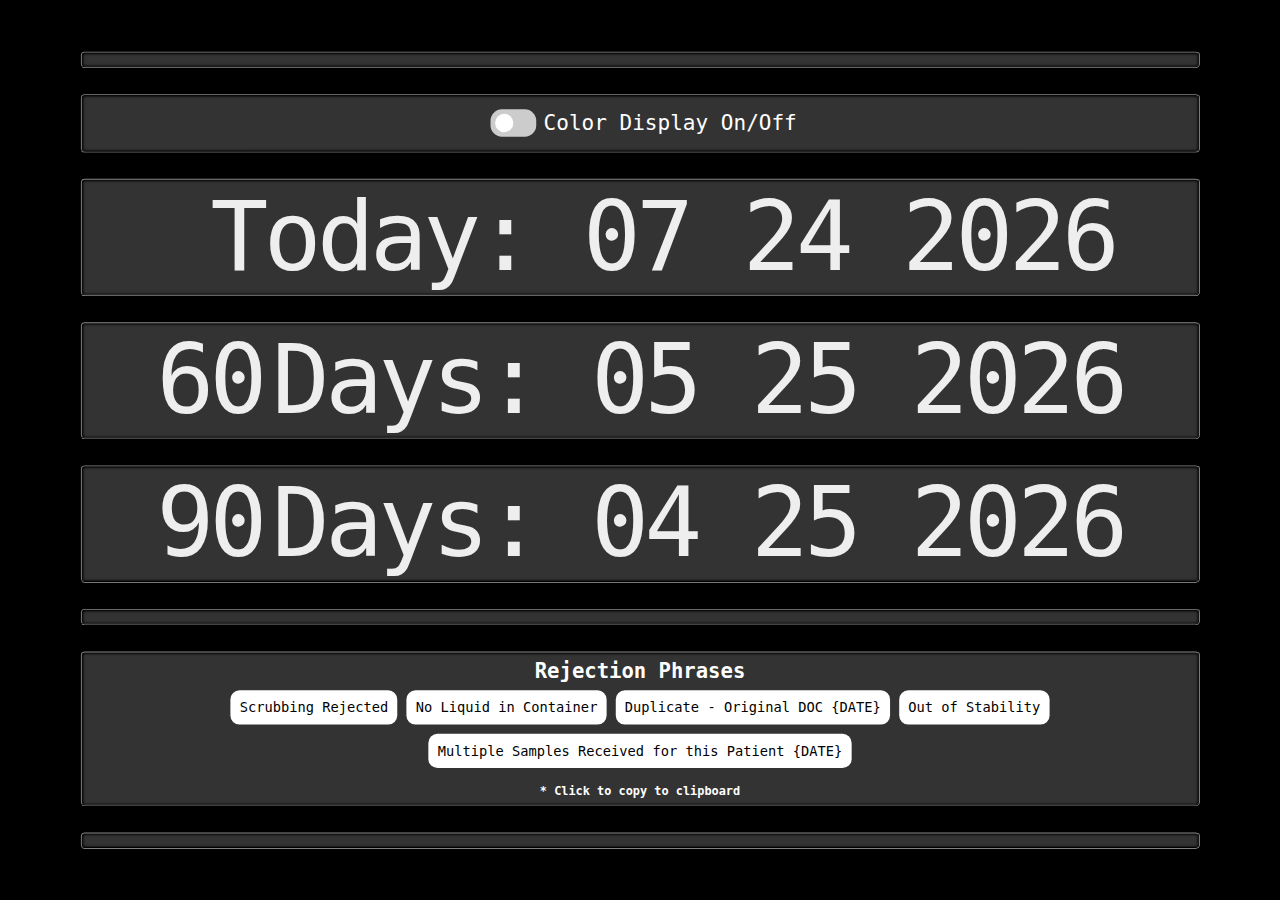
<file: index.html>
<!DOCTYPE html>
<html lang="en">
<head>
	<meta charset="UTF-8">
	<meta name="viewport" content="width=device-width, initial-scale=1.0">
	<title>NGS Stability Date Board</title>
	<style>
		body {
			background: #000;
			margin: 0;
			padding: 0;
			overflow: hidden;
		}
		#wrapper {
			display: flex;
			align-content: center;
			justify-content: center;
			flex-wrap: wrap;
			flex-direction: column;
			height: 100vh;
			width: 100vw;
		}
		#container {
			transform-origin: center;
			transform: scale(var(--vh-scale));
		}

		.date-row {
			display: flex;
			justify-content: center;
			border: 4px groove #333;
			background: #333;
			padding: 15px;
			margin: 55px;
			border-radius: 10px;
			box-shadow: inset 1px 1px 5px 2px #000;
			min-width: 2412px;
		}

		.display-container {
			margin-bottom: 10px;
			margin-right: 24px;
			position: relative;
			width: 110px;
			height: auto;
			aspect-ratio: 1/2;
		}


		/** Colors */
		:root {
		  --red-border: #ce1f41/*#e90041 fade 3d3334*/;
		  --green-border: #53a723/*#53ba0f fade 373b34*/;
		  --orange-border: #c19f22/*#ddb300 fade 3d3b34*/;
		}

		.blank {
			opacity: .3;
		}
		input[type="checkbox"] {
			cursor: pointer;
			margin: 1rem;
			position: relative;
			width: 100px;
			height: 60px;
			border-radius: 25px;
			outline: none;
			background-color: #ccc;
			-webkit-appearance: none;
			transition: background .3s;
		}
		input[type="checkbox"]::after {
			content: '';
			position: absolute;
			top: 50%;
			left: 30%;
			transform: translate(-50%, -50%);
			border-radius: 50%;
			height: 40px;
			width: 40px;
			background-color: white;
			transition: left .3s;
		}
		input[type="checkbox"]:checked {
			background-color: rgb(141, 221, 141);
		}

		input[type="checkbox"]:checked::after {
			left: 70%;
		}
		label {
			color: #fff;
			font-size: 46px;
			font-family: monospace;
		}
		.fieldContainer {
			display: flex;
			flex-wrap: unset;
			align-items: center;
			flex:1;
			justify-content: center;
		}
		#colorToggleContainer {

		}
		.minimal {
			font-size: 210px;
			font-family: monospace;
			color: #eee;
			line-height:1.05em;
			letter-spacing: -10px;
		}
		.color .green .minimal {
			color: var(--green-border);
		}
		.color .red .minimal {
			color: var(--red-border);
		}
		.color .orange .minimal {
			color: var(--orange-border);
		}

		.display-container {display: none;}
		.segmentDisplayMode .minimal {display: none;}
		.segmentDisplayMode .display-container {display: inherit;}
		.kerning {padding: 0 10px;}
		#today .label {padding: 0 0 0 100px;}

		@media (max-width: 900px) {
			.hide-sm,
			.label {
				display: none !important;
			}
			.month-2, .day-2 {
				padding-right: 100px;
			}
			.date-row {
				min-width: inherit;
			}
			.date-row .date {
				min-width: 1170px;
				display: inline-block;
			}
		}

		#rejectionPhrases {
			font-family: monospace;
		}

		#rejectionPhrases span.copyToClipboard {
			background: #ffffff;
			display: block;
			padding: 20px;
			margin: 0 10px;
			font-size: 30px;
			border-radius: 20px;
			cursor: pointer;
			margin-bottom: 20px;
		}
		#rejectionPhrases .date-row {
			flex-wrap: wrap;
		}
		#rejectionPhrases h1 {
			font-size: 45px;
			margin: 0 0 15px;
			color:#FFFFFF;
		}
		#rejectionPhrases h3 {
			font-size: 26px;
			margin: 15px 0 0;
			color:#FFFFFF;
		}
	</style>
</head>
<body class="">
	<div id="wrapper">
		<div id="container">
			<div id="tabsContainer" style="display:none;">
				<div class="date-row">
					<div class="clockTab">CLOCk</div>
					<div class="pdFileRenamerTab">RES Renamer</div>
				</div>
			</div>
			<div class="date-row"></div>
			<div id="clockContainer">
				<div class="date-row" id="colorToggleContainer">
					<div class="fieldContainer"><input type="checkbox" value="1" id="colorToggle" name="colorToggle" />
					<label for="colorToggle">Color Display On/Off</label></div>
				</div>
				<div class="date-row green" id="today">
					<div class="minimal">
						<span class="label">Today: </span>
						<span class="date"></span>
					</div>
				</div>
				<div class="date-row orange" id="sixty">
					<div class="minimal">
						<span class="label">60<span class="kerning"></span>Days: </span>
						<span class="date"></span>
					</div>
				</div>
				<div class="date-row red" id="ninety">
					<div class="minimal">
						<span class="label">90<span class="kerning"></span>Days: </span>
						<span class="date"></span>
					</div>
				</div>
			</div>
			<div class="date-row"></div>
			<div id="rejectionPhrases">
				<div class="date-row">
					<h1>Rejection Phrases</h1>
					<div style="flex-basis: 100%;height: 0;"></div>
					<span class="copyToClipboard" data-text="Scrubbing Rejected">Scrubbing Rejected</span>
					<span class="copyToClipboard" data-text="No Liquid in Container">No Liquid in Container</span>
					<span class="copyToClipboard" data-text="Duplicate - Original DOC ">Duplicate - Original DOC {DATE}</span>
					<span class="copyToClipboard" data-text="Out of Stability">Out of Stability</span>
					<span class="copyToClipboard" data-text="Multiple Samples Received for this Patient ">Multiple Samples Received for this Patient {DATE}</span>
					<div style="flex-basis: 100%;height: 0;"></div>
					<h3>* Click to copy to clipboard</h3>
				</div>
			</div>
			<div class="date-row"></div>
		</div>
	</div>

	<script>
		if ('serviceWorker' in navigator) {
			navigator.serviceWorker.register('/NGSStability/sw.js')
			.then(registration => {
				console.log('Service Worker registered:', registration);
			})
			.catch(error => {
				console.error('Service Worker registration failed:', error);
			});
		}

		function updateScale() {
			let vh = window.innerHeight;
			let targetHeight = vh / 7; // Target height for each div
			let scaleHFactor = targetHeight / 228; // Scale factor based on current height

			let vw = window.innerWidth;
			let scaleWFactor = vw / (vw > 900 ? 2800 : 1500); // Scale factor based on current width

			let scaleFactor = Math.min(scaleHFactor,scaleWFactor);

			// Update CSS variable for transform scaling
			document.documentElement.style.setProperty('--vh-scale', `${scaleFactor}`);
		}

		updateScale();
		window.addEventListener('resize', updateScale);

		// Helper function to format date as MM DD YYYY
		function formatDate(date) {
			const options = { year: 'numeric', month: '2-digit', day: '2-digit' };
			const [month, day, year] = new Intl.DateTimeFormat('en-US', options)
				.format(date)
				.split('/');
			return `${month} ${day} ${year}`;
		}

		// Set date values
		const today = new Date();
		const sixtyDaysAgo = new Date(today);
		sixtyDaysAgo.setDate(today.getDate() - 60);

		const ninetyDaysAgo = new Date(today);
		ninetyDaysAgo.setDate(today.getDate() - 90);

		// Update display rows
		function renderDateParts(rowId, dateStr) {
			const row = document.getElementById(rowId);

			row.querySelector('.date').textContent = dateStr;
		}

		renderDateParts('today', formatDate(today));
		renderDateParts('sixty', formatDate(sixtyDaysAgo));
		renderDateParts('ninety', formatDate(ninetyDaysAgo));

		let reset = setInterval(function() {

			const suffixes = [...Array.from({ length: 10 }, (_, i) => i.toString())];
			const classRegex = new RegExp(`^display-no-(${suffixes.join('|')})$`);

			document.querySelectorAll('[class*="display-no-"]').forEach(element => {
				element.classList.forEach(cls => {
					if (classRegex.test(cls)) {
						element.classList.remove(cls);
					}
				});
			});

			renderDateParts('today', formatDate(today));
			renderDateParts('sixty', formatDate(sixtyDaysAgo));
			renderDateParts('ninety', formatDate(ninetyDaysAgo));
		}, 1000 * 60 * 60 * 4);

		document.querySelector('#colorToggle').addEventListener("click", (e) => {
			if (e.target.checked) {
				document.body.classList.add('color');
				localStorage.setItem('colorMode', 'true');
			} else {
				document.body.classList.remove('color');
				localStorage.setItem('colorMode', 'false');
			}
		});
		window.addEventListener('DOMContentLoaded', () => {
			const savedColorMode = localStorage.getItem('colorMode') === 'true';
			const checkbox = document.querySelector('#colorToggle');
			
			// Apply saved state
			checkbox.checked = savedColorMode;
			if (savedColorMode) {
				document.body.classList.add('color');
			}
		});
		window.addEventListener('DOMContentLoaded', () => {
			const savedColorMode = localStorage.getItem('viewmode') === 'true';
			if (savedColorMode) {
				document.body.classList.add('segmentDisplayMode');
			}
		});

document.querySelectorAll('.copyToClipboard').forEach(function(element) {
	element.addEventListener('click', function() {
		// Grab the text from the data-text attribute
		const textToCopy = element.getAttribute('data-text');
		
		// Copy the text to the clipboard
		navigator.clipboard.writeText(textToCopy).then(function() {
			// Create the "Copied" flash text
			const flashText = document.createElement('span');
			flashText.innerText = 'Copied';
			flashText.style.position = 'absolute';
			flashText.style.top = '1px';
			flashText.style.left = '50%';
			flashText.style.transform = 'translateX(-50%)';
			flashText.style.backgroundColor = 'rgba(0, 0, 0, 0.7)';
			flashText.style.color = 'white';
			flashText.style.padding = '5px 10px';
			flashText.style.borderRadius = '5px';
			flashText.style.fontSize = '54px';
			flashText.style.zIndex = '9999';
			
			// Append the flash text to the clicked element
			element.style.position = 'relative'; // Ensuring the flash text is relative to the element
			element.appendChild(flashText);
			
			// Remove the "Copied" text after 3 seconds
			setTimeout(function() {
				flashText.style.transition = 'opacity 0.5s';
				flashText.style.opacity = '0';
				setTimeout(function() {
					flashText.remove();
				}, 500); // Delay to allow fade out
			}, 800);
		}).catch(function() {
			console.error('Failed to copy text to clipboard');
		});
	});
});

	</script>
</body>
</html>
</file>
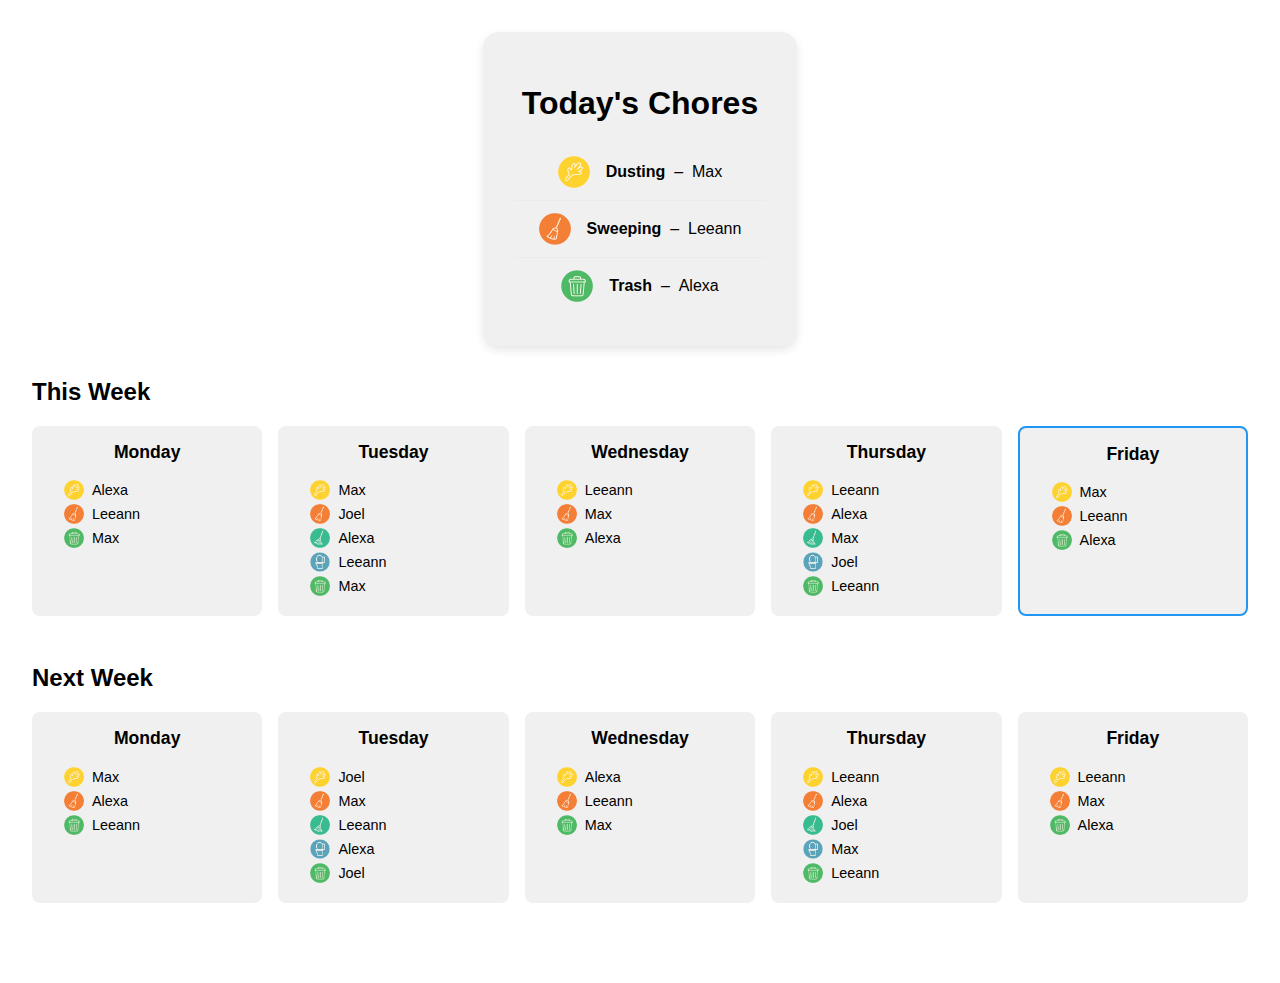
<file: chores.html>
<!DOCTYPE html>
<html lang="en">
<head>
	<meta charset="UTF-8">
	<meta name="viewport" content="width=device-width, initial-scale=1.0">
	<title>Chore Viewer</title>
	<style>
		:root {
			--bg: #fff;
			--text: #000;
			--card-bg: #f0f0f0;
			--highlight: #2196f3;
		}

		@media (prefers-color-scheme: dark) {
			:root {
				--bg: #121212;
				--text: #e0e0e0;
				--card-bg: #1f1f1f;
				--highlight: #64b5f6;
			}
		}

		body {
			margin: 0;
			font-family: sans-serif;
			background: var(--bg);
			color: var(--text);
			padding: 2rem;
		}

		section {
			margin-bottom: 3rem;
		}

		.day-card {
			background: var(--card-bg);
			padding: 2rem;
			border-radius: 1rem;
			box-shadow: 0 4px 10px rgba(0,0,0,0.1);
			max-width: 250px;
			margin: 0 auto 2rem auto;
			text-align: center;
		}

		ul.checklist {
			list-style: none;
			padding: 0;
			margin: 0;
			text-align: center;
		}

		ul.checklist li {
			display: flex;
			align-items: center;
			padding: 0.75rem 0;
			border-bottom: 1px solid #ccc2;
			justify-content: center;
		}

		ul.checklist li:last-child {
			border-bottom: none;
		}

		.chore-icon {
			width: 32px;
			height: 32px;
			margin-right: 1rem;
			border-radius: 0.5rem;
			flex-shrink: 0;
		}

		.week-view {
			display: grid;
			grid-template-columns: repeat(auto-fit, minmax(calc(20% - 1rem), 1fr));
			gap: 1rem;
			text-align: center;
		}

		.week-day {
			padding: 1rem;
			border-radius: 0.5rem;
			background: var(--card-bg);
		}

		.week-day.today {
			border: 2px solid var(--highlight);
		}

		.week-day h3 {
			margin-top: 0;
			font-size: 1.1rem;
		}

		.week-day ul {
			padding-left: 1rem;
			margin: 0;
			font-size: 0.9rem;
		}

		.week-day li {
			display: flex;
			align-items: center;
			margin: 0.25rem 0;
		}

		.week-day .chore-icon {
			width: 20px;
			height: 20px;
			margin-right: 0.5rem;
		}
	</style>
</head>
<body>
	<section class="day-card">
		<h1>Today's Chores</h1>
		<ul class="checklist" id="today-list"></ul>
	</section>

	<section>
		<h2>This Week</h2>
		<div class="week-view" id="week-view"></div>
	</section>

	<section>
		<h2>Next Week</h2>
		<div class="week-view" id="next-week-view"></div>
	</section>

	<script>
		Date.prototype.getWeekNumber = function(){
			var d = new Date(Date.UTC(this.getFullYear(), this.getMonth(), this.getDate()));
			var dayNum = d.getUTCDay() || 7;
			d.setUTCDate(d.getUTCDate() + 4 - dayNum);
			var yearStart = new Date(Date.UTC(d.getUTCFullYear(),0,1));
			return Math.ceil((((d - yearStart) / 86400000) + 1)/7)
		};

		const chores = {
			"Dusting": "images/dusting.png",
			"Sweeping": "images/sweeping.png",
			"Trash": "images/trash.png",
			"Mopping": "images/mopping.png",
			"Toilet": "images/toilet.png"
		};

		const week1 = {
			Monday: [
				["Dusting", "Alexa"],
				["Sweeping", "Leeann"],
				["Trash", "Max"]
			],
			Tuesday: [
				["Dusting", "Max"],
				["Sweeping", "Joel"],
				["Mopping", "Alexa"],
				["Toilet", "Leeann"],
				["Trash", "Max"]
			],
			Wednesday: [
				["Dusting", "Leeann"],
				["Sweeping", "Max"],
				["Trash", "Alexa"]
			],
			Thursday: [
				["Dusting", "Leeann"],
				["Sweeping", "Alexa"],
				["Mopping", "Max"],
				["Toilet", "Joel"],
				["Trash", "Leeann"]
			],
			Friday: [
				["Dusting", "Max"],
				["Sweeping", "Leeann"],
				["Trash", "Alexa"]
			]
		};

		const week2 = {
			Monday: [["Dusting", "Max"], ["Sweeping", "Alexa"], ["Trash", "Leeann"]],
			Tuesday: [["Dusting", "Joel"], ["Sweeping", "Max"], ["Mopping", "Leeann"], ["Toilet", "Alexa"], ["Trash", "Joel"]],
			Wednesday: [["Dusting", "Alexa"], ["Sweeping", "Leeann"], ["Trash", "Max"]],
			Thursday: [["Dusting", "Leeann"], ["Sweeping", "Alexa"], ["Mopping", "Joel"], ["Toilet", "Max"], ["Trash", "Leeann"]],
			Friday: [["Dusting", "Leeann"], ["Sweeping", "Max"], ["Trash", "Alexa"]]
		};

		const weekdayOrder = ["Monday", "Tuesday", "Wednesday", "Thursday", "Friday"];
		const today = new Date();
		const weekNumber = today.getWeekNumber();
		const evenWeekIndex = (weekNumber % 2 === 0) ? 1 : 0;
		const activeWeek = evenWeekIndex === 0 ? week2 : week1;
		const nextWeek = evenWeekIndex === 0 ? week1 : week2;
		const todayName = today.toLocaleDateString('en-US', { weekday: 'long' });
		console.log({
			"weekNumber":weekNumber,
			"evenWeekIndex":evenWeekIndex,
			"activeWeek":activeWeek,
			"nextWeek":nextWeek,
			"todayName":todayName
		})

		function renderChecklist(containerId, day, data) {
			const list = document.getElementById(containerId);
			list.innerHTML = "";
			(data[day] || []).forEach(([task, person]) => {
				const li = document.createElement("li");
				li.innerHTML = `<div class="chore-icon" style="background-image: url('${chores[task] || ''}'); background-size: cover;"></div>
				<strong>${task}</strong> &nbsp; – &nbsp;${person}`;
				list.appendChild(li);
			});
		}

		function renderWeek(containerId, weekData, activeWeek = false) {
			const container = document.getElementById(containerId);
			container.innerHTML = "";
			weekdayOrder.forEach(day => {
				const div = document.createElement("div");
				div.className = "week-day" + (day === todayName && activeWeek ? " today" : "");
				div.innerHTML = `<h3>${day}</h3>`;
				const ul = document.createElement("ul");
				(weekData[day] || []).forEach(([task, person]) => {
					const li = document.createElement("li");
					li.innerHTML = `<div class="chore-icon" style="background-image: url('${chores[task] || ''}'); background-size: cover;"></div>${person}`;
					ul.appendChild(li);
				});
				div.appendChild(ul);
				container.appendChild(div);
			});
		}

		renderChecklist("today-list", todayName, activeWeek);
		renderWeek("week-view", activeWeek, true);
		renderWeek("next-week-view", nextWeek);
	</script>
</body>
</html>
</file>
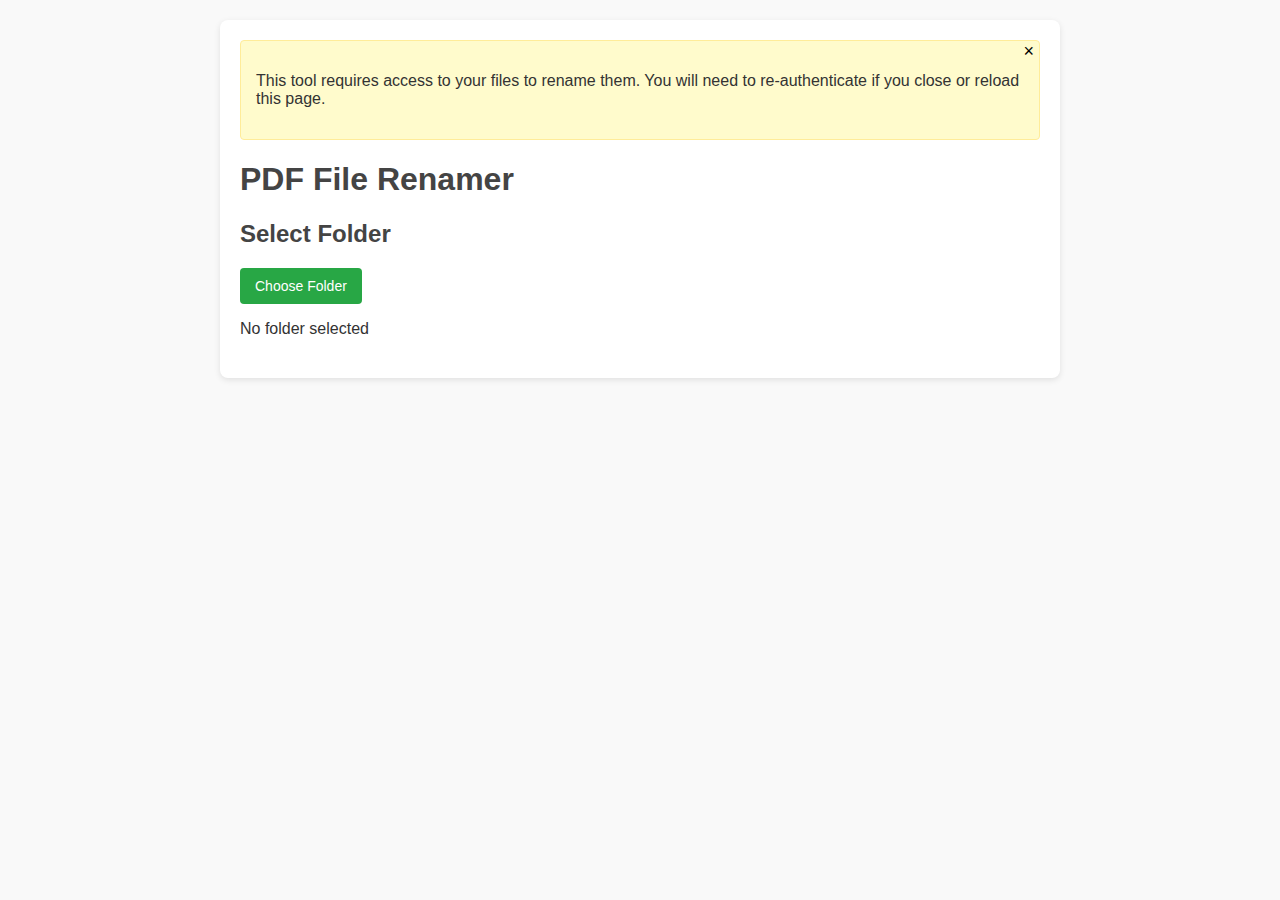
<file: fileexplorer.html>
<!DOCTYPE html>
<html lang="en">
<head>
	<meta charset="UTF-8">
	<meta name="viewport" content="width=device-width, initial-scale=1.0">
	<title>PDF File Renamer</title>
	<link rel="stylesheet" href="fileexplorer.css">
	<script defer src="fileexplorer.js"></script>
</head>
<body>
	<div id="app">
		<div id="notification">
			<p>This tool requires access to your files to rename them. You will need to re-authenticate if you close or reload this page.</p>
			<button id="close-notification">&times;</button>
		</div>

		<div id="file-renamer">
			<h1>PDF File Renamer</h1>
			<section id="folder-selection">
				<h2>Select Folder</h2>
				<button id="select-folder">Choose Folder</button>
				<p id="selected-folder">No folder selected</p>
			</section>

			<section id="file-list-section" class="hidden">
				<h2>Files Found</h2>
				<label><input type="checkbox" id="select-all" checked>Select All</label>
				<ul id="file-list"></ul>
			</section>
			
			<section id="rename-options" class="hidden">
				<h2>Rename Options</h2>
				<div id="type-selection" class="type-selection">
					<input type="radio" id="neg" name="rename-type" value="NEG" checked>
					<label for="neg">NEG</label>
					<input type="radio" id="pos" name="rename-type" value="POS">
					<label for="pos">POS</label>
					<input type="radio" id="qns" name="rename-type" value="QNS">
					<label for="qns">QNS</label>
					<div id="active-indicator"></div>
				</div>
				<label for="preset-select">Choose a Preset:</label>
				<select id="preset-select">
					<option value="">-- Select a Preset --</option>
					<option value="preset1">Preset 1</option>
					<option value="preset2">Preset 2</option>
					<option value="custom">Custom</option>
				</select>
				<div id="custom-regex" class="hidden">
					<label for="custom-regex-input">Custom Regex:</label>
					<input type="text" id="custom-regex-input" placeholder="Enter your regex">
				</div>
				<div id="preview-section">
					<h3>Preview</h3>
					<p><strong>Before:</strong> <span id="preview-before"></span></p>
					<p><strong>After:</strong> <span id="preview-after"></span></p>
				</div>
			</section>


			<section id="confirmation" class="hidden">
				<h2>Confirm Changes</h2>
				<p>Total files to rename: <span id="file-count"></span></p>
				<button id="rename-files">Rename Files</button>
				<button id="undo-rename" style="background-color: #d3d3d3; color: #6c757d; border: none; cursor: pointer;">Undo Last Rename</button>
			</section>
		</div>
	</div>
</body>
</html>
</file>
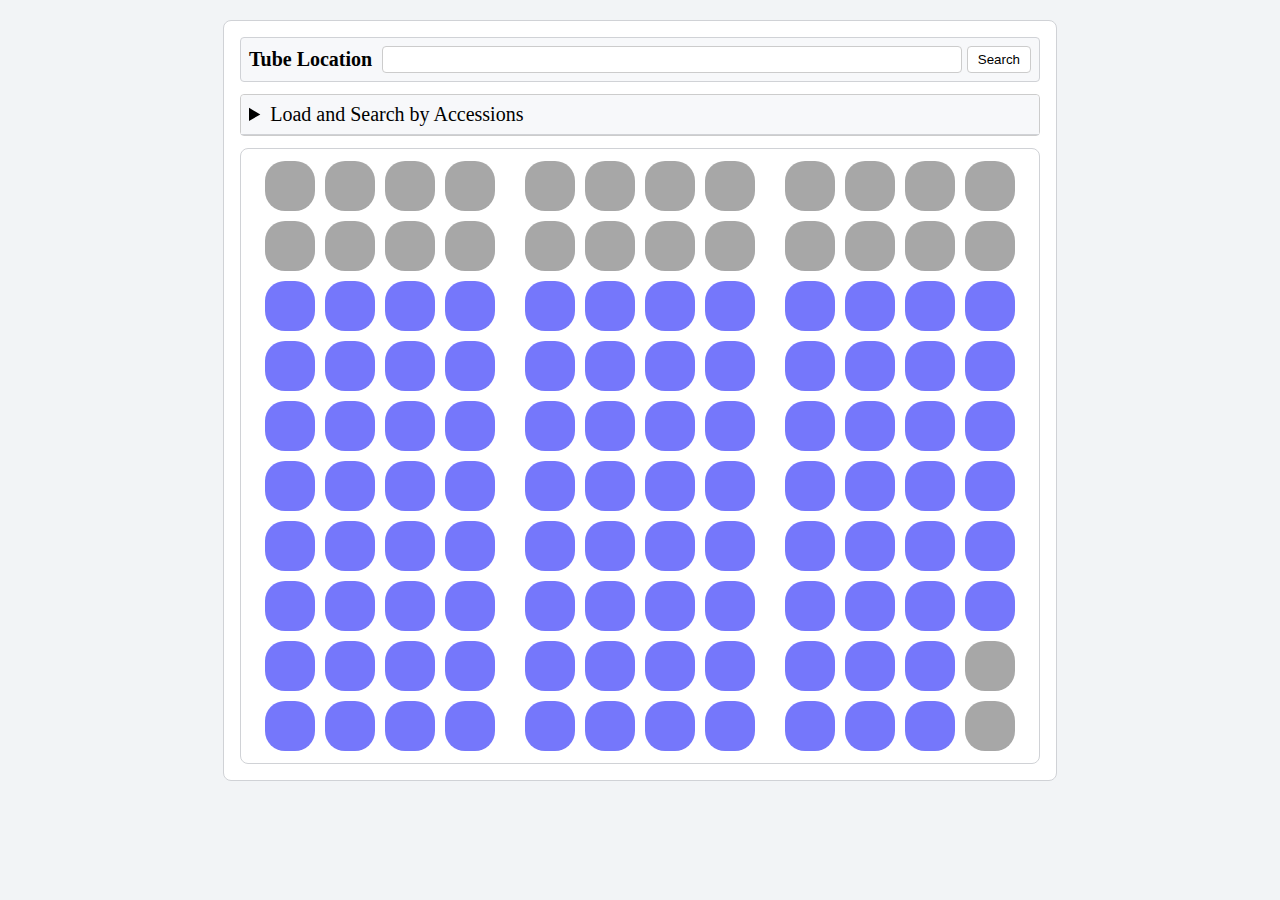
<file: tube_rack_locator.html>
<!DOCTYPE html>
<html lang="en">
<head>
	<meta charset="UTF-8">
	<meta name="viewport" content="width=device-width, initial-scale=1.0">
	<title>Tube Rack Locator</title>
	<style>
		:root {
			--dot-size: 50px;
			--dot-radius: 20px;
			--gap: 10px;
			--extra-gap: 10px;
			--color-gray: #a7a7a7;
			--color-blue: #7577fb;
			--color-located: #e9c947;
			--container-min: 600px;
			--container-max: 800px;
		}
		body {
			margin: 20px;
			display: flex;
			flex-direction: column;
			align-items: center;
		}
		.container {
			min-width: var(--container-min);
			max-width: var(--container-max);
			width: 100%;
		}
		.controls {
			display: flex;
			align-items: center;
			margin-bottom: 10px;
		}
		.controls input[type="number"] {
			flex: 1;
			padding: 5px;
			margin-right: 5px;
			border: 1px solid #ccc;
			border-radius: 4px;
		}
		.controls button {
			padding: 5px 10px;
			border: 1px solid #ccc;
			border-radius: 4px;
			background: white;
			cursor: pointer;
		}
		details {
			margin-bottom: 10px;
			border: 1px solid #ccc;
			border-radius: 4px;
		}
		details summary {
			padding: 8px;
			cursor: pointer;
			outline: none;
		}
		.accessions-inner {
			display: flex;
			gap: 10px;
			padding: 8px;
		}
		.accessions-list-col {
			flex: 1;
		}
		.accessions-list-col textarea {
			width: 100%;
			height: 100px;
			padding: 5px;
			border: 1px solid #ccc;
			border-radius: 4px;
			resize: vertical;
		}
		.accessions-action-col {
			display: flex;
			flex-direction: column;
			gap: 5px;
		}
		.accessions-action-col input,
		.accessions-action-col button {
			padding: 5px;
			border: 1px solid #ccc;
			border-radius: 4px;
		}
		.tags-container {
			display: flex;
			flex-wrap: wrap;
			gap: 5px;
			margin-top: 5px;
		}
		.tag {
			padding: 2px 6px;
			border: 1px solid #ccc;
			border-radius: 4px;
			background: #f0f0f0;
			cursor: default;
		}
		.tag button {
			background: transparent;
			border: none;
			cursor: pointer;
			margin-right: 4px;
		}
		#grid {
			display: grid;
			grid-template-columns:
				var(--dot-size) var(--dot-size) var(--dot-size) var(--dot-size) var(--extra-gap)
				var(--dot-size) var(--dot-size) var(--dot-size) var(--dot-size) var(--extra-gap)
				var(--dot-size) var(--dot-size) var(--dot-size) var(--dot-size);
			grid-auto-rows: var(--dot-size);
			gap: var(--gap);
			justify-content: center;
		}
		.dot {
			width: var(--dot-size);
			height: var(--dot-size);
			border-radius: var(--dot-radius);
			background: var(--color-blue);
			cursor: pointer;
		}
		.dot.gray,
		.dot.empty {
			background: var(--color-gray);
		}
		.dot.located {
			background: var(--color-located);
		}
		.spacer {
			width: 100%;
			height: 100%;
		}
		/* Page background */
		body {
			background: #f2f4f6;
			font-size: 20px;
		}

		/* Main wrapper */
		.container {
			background: #ffffff;
			border: 1px solid #d0d2d6;
			border-radius: 8px;
			padding: 16px;
		}

		/* Tube Location + Search row */
		.controls {
			background: #f7f8fa;
			border: 1px solid #d0d2d6;
			border-radius: 4px;
			padding: 8px;
			margin-bottom: 12px;
		}

		/* Details summary header */
		details summary {
			background: #f7f8fa;
			border-bottom: 1px solid #d0d2d6;
			border-radius: 4px 4px 0 0;
		}

		/* Accessions pane */
		.accessions-inner {
			background: #ffffff;
			border-top: none;
			border: 1px solid #d0d2d6;
			border-radius: 0 0 4px 4px;
			padding: 12px;
		}

		/* Grid container */
		#grid {
			background: #ffffff;
			border: 1px solid #d0d2d6;
			border-radius: 8px;
			padding: 12px;
			margin-top: 12px;
		}
		[for="tube-location"] {
			font-weight: bold;
		}

		#tube-location {
			margin-left: 10px;
		}
	</style>
</head>
<body>
	<div class="container">
		<div class="controls">
			<label for="tube-location">Tube Location</label>
			<input id="tube-location" type="number" min="1" max="94">
			<button id="search-btn">Search</button>
		</div>
		<details>
			<summary>Load and Search by Accessions</summary>
			<div class="accessions-inner">
				<div class="accessions-list-col">
					<label>Accessions</label><br>
					<small>one per line, numbers only</small><br>
					<textarea id="accession-textarea"></textarea>
				</div>
				<div class="accessions-action-col">
					<input id="accession-search" type="number" placeholder="Accession Search" disabled>
					<button id="add-accession" disabled>Add</button>
					<button id="clear-accessions" disabled>clear</button>
					<div class="tags-container" id="tags"></div>
				</div>
			</div>
		</details>
		<div id="grid"></div>
	</div>
	<script>
		const grid = document.getElementById("grid");
		const textarea = document.getElementById("accession-textarea");
		const searchInput = document.getElementById("accession-search");
		const addBtn = document.getElementById("add-accession");
		const clearBtn = document.getElementById("clear-accessions");
		const tagsContainer = document.getElementById("tags");
		const tubeInput = document.getElementById("tube-location");
		const searchBtn = document.getElementById("search-btn");
		let accessions = [];

		buildGrid();

		/**
		 * Build 12×10 rack grid and assign data-index in column-major order
		 */
		function buildGrid() {
			// collect active wells
			const wells = [];

			for (let row = 1; row <= 10; row++) {
				for (let col = 1; col <= 12; col++) {
					// Inject a spacer *before* column 5 (i.e., after column 4)
					if (col === 5 || col === 9) {
						const spacer = document.createElement("div");
						spacer.classList.add("spacer");
						grid.appendChild(spacer);
					}

					const dot = document.createElement("div");
					dot.classList.add("dot");

					if (row <= 2 || (col === 12 && row >= 9)) {
						dot.classList.add("gray");
					} else {
						wells.push({ col, row, el: dot });
					}

					dot.addEventListener("click", toggleDot);
					grid.appendChild(dot);
				}
			}

			// sort by column then row, then assign indices 1…94
			wells
				.sort((a, b) => (a.col - b.col) || (a.row - b.row))
				.forEach((w, i) => {
					w.el.dataset.index = i + 1;
				});
		}

		/**
		 * Parse textarea on blur into accession list
		 */
		textarea.addEventListener("blur", parseAccessions);

		/**
		 * Add single accession on click
		 */
		addBtn.addEventListener("click", () => {
			const num = searchInput.value.trim();
			if (num && !accessions.includes(num)) {
				accessions.push(num);
				tagsContainer.append(createTag(num));
				toggleDotByAccession(num);
				searchInput.value = "";
			}
		});

		/**
		 * Clear all accessions and highlights
		 */
		clearBtn.addEventListener("click", () => {
			accessions = [];
			tagsContainer.innerHTML = "";
			[...document.querySelectorAll(".dot")].forEach(dot => {
				dot.classList.remove("located", "empty");
				if (dot.dataset.index) {
					dot.dataset.accession = "";
				}
			});
			searchInput.disabled = true;
			addBtn.disabled = true;
			clearBtn.disabled = true;
		});

		/**
		 * Search tube by index
		 */
		searchBtn.addEventListener("click", () => {
			const idx = parseInt(tubeInput.value);
			if (idx >= 1 && idx <= 94) {
				const dots = [...document.querySelectorAll(".dot.located")];
				if (!document.querySelector("details").open && dots.length <= 1) {
					dots.forEach(d => d.classList.remove("located"));
				}
				const target = document.querySelector(`.dot[data-index='${idx}']`);
				target.classList.add("located");
			}
		});

		/**
		 * Toggle dot located state and tag
		 */
		function toggleDot(e) {
			const dot = e.currentTarget;
			dot.classList.toggle("located");
			if (accessions.includes(dot.dataset.accession)) {
				removeTag(dot.dataset.accession);
			} else if (dot.dataset.accession) {
				accessions.push(dot.dataset.accession);
				tagsContainer.append(createTag(dot.dataset.accession));
			}
		}

		/**
		 * Remove tag and clear dot located
		 */
		function removeTag(num) {
			accessions = accessions.filter(a => a !== num);
			const tag = tagsContainer.querySelector(`[data-accession='${num}']`);
			tag.remove();
			const dot = document.querySelector(`.dot[data-accession='${num}']`);
			dot.classList.remove("located");
		}

		/**
		 * Create a tag element
		 */
		function createTag(num) {
			const span = document.createElement("span");
			span.classList.add("tag");
			span.dataset.accession = num;
			const btn = document.createElement("button");
			btn.textContent = "X";
			btn.addEventListener("click", () => removeTag(num));
			span.append(btn, document.createTextNode(` ${num}`));
			clearBtn.disabled = false;
			return span;
		}

		/**
		 * Toggle dot by accession number
		 */
		function toggleDotByAccession(num) {
			const dot = document.querySelector(`.dot[data-index][data-accession='']`);
			const target = [...document.querySelectorAll(`.dot[data-index]`)].find(d => d.dataset.index && !d.dataset.accession && accessions.indexOf(num) === accessions.indexOf(num));
			const dotByAcc = document.querySelector(`.dot[data-index='${accessions.indexOf(num)+1}']`);
			if (dotByAcc) {
				dotByAcc.dataset.accession = num;
				dotByAcc.classList.add("located");
			}
		}

		/**
		 * Parse textarea into full list
		 */
		function parseAccessions() {
			const lines = textarea.value.split(/\r?\n/).map(l => l.trim()).filter(l => /^\d+$/.test(l));
			if (lines.length > 0) {
				accessions = [];
				tagsContainer.innerHTML = "";
				lines.forEach((num, i) => {
					accessions.push(num);
					tagsContainer.append(createTag(num));
					const dot = document.querySelector(`.dot[data-index='${i+1}']`);
					dot.dataset.accession = num;
					dot.classList.add("located");
				});
				[...document.querySelectorAll(`.dot[data-index]`)].forEach(d => {
					if (i+1 > lines.length) {
						d.classList.add("empty");
					}
				});
				searchInput.disabled = false;
				addBtn.disabled = false;
			}
		}
	</script>
</body>
</html>
</file>
<file: fileexplorer.css>
/* styles.css */
body {
	font-family: Arial, sans-serif;
	margin: 0;
	padding: 0;
	background-color: #f9f9f9;
	color: #333;
}

#app {
	max-width: 800px;
	margin: 20px auto;
	padding: 20px;
	background-color: #fff;
	border-radius: 8px;
	box-shadow: 0 2px 6px rgba(0, 0, 0, 0.1);
}

h1, h2, h3 {
	color: #444;
}

button {
	display: inline-block;
	background-color: #007bff;
	color: #fff;
	border: none;
	border-radius: 4px;
	padding: 10px 15px;
	font-size: 14px;
	cursor: pointer;
	transition: background-color 0.3s ease;
}

button:hover {
	background-color: #0056b3;
}

button[disabled] {
	background-color: #ccc;
	color: #666;
	cursor: not-allowed;
}

.hidden {
	display: none;
}

section {
	margin-bottom: 20px;
}

label {
	font-weight: bold;
}

input[type="text"], select {
	width: 100%;
	padding: 8px;
	margin: 8px 0;
	box-sizing: border-box;
	border: 1px solid #ccc;
	border-radius: 4px;
}

#notification {
	background-color: #fffbcc;
	padding: 15px;
	margin-bottom: 15px;
	border: 1px solid #ffec99;
	border-radius: 4px;
	position: relative;
}

#close-notification {
	position: absolute;
	top: -10px;
	right: -10px;
	color:#000000;
	background: none;
	border: none;
	font-size: 18px;
	cursor: pointer;
}

#file-list {
	list-style-type: none;
	padding: 0;
}

#file-list li {
	padding: 10px;
	border: 1px solid #ddd;
	border-radius: 4px;
	margin-bottom: 5px;
	background-color: #f8f9fa;
	display: flex;
	align-items: center;
	justify-content: space-between;
}

#preview-section p {
	margin: 10px 0;
}

#preview-section span {
	font-weight: bold;
}

#undo-rename {
	background-color: #d3d3d3;
	color: #6c757d;
	border: none;
}

#undo-rename:hover {
	background-color: #c0c0c0;
}

#select-folder {
	background-color: #28a745;
}

#select-folder:hover {
	background-color: #218838;
}

#rename-files {
	background-color: #dc3545;
}

#rename-files:hover {
	background-color: #c82333;
}



#type-selection {
	display: flex;
	align-items: center;
	gap: 15px;
	position: relative;
	padding: 5px;
	border: 1px solid #ddd;
	border-radius: 8px;
	background: white;
}

#type-selection label {
	cursor: pointer;
	padding: 5px 10px;
}

#type-selection input {
	display: none;
}

#type-selection #active-indicator {
	position: absolute;
	bottom: 0;
	height: 3px;
	background: #007bff;
	width: 0;
	transition: transform 0.3s ease, width 0.3s ease;
}
</file>
